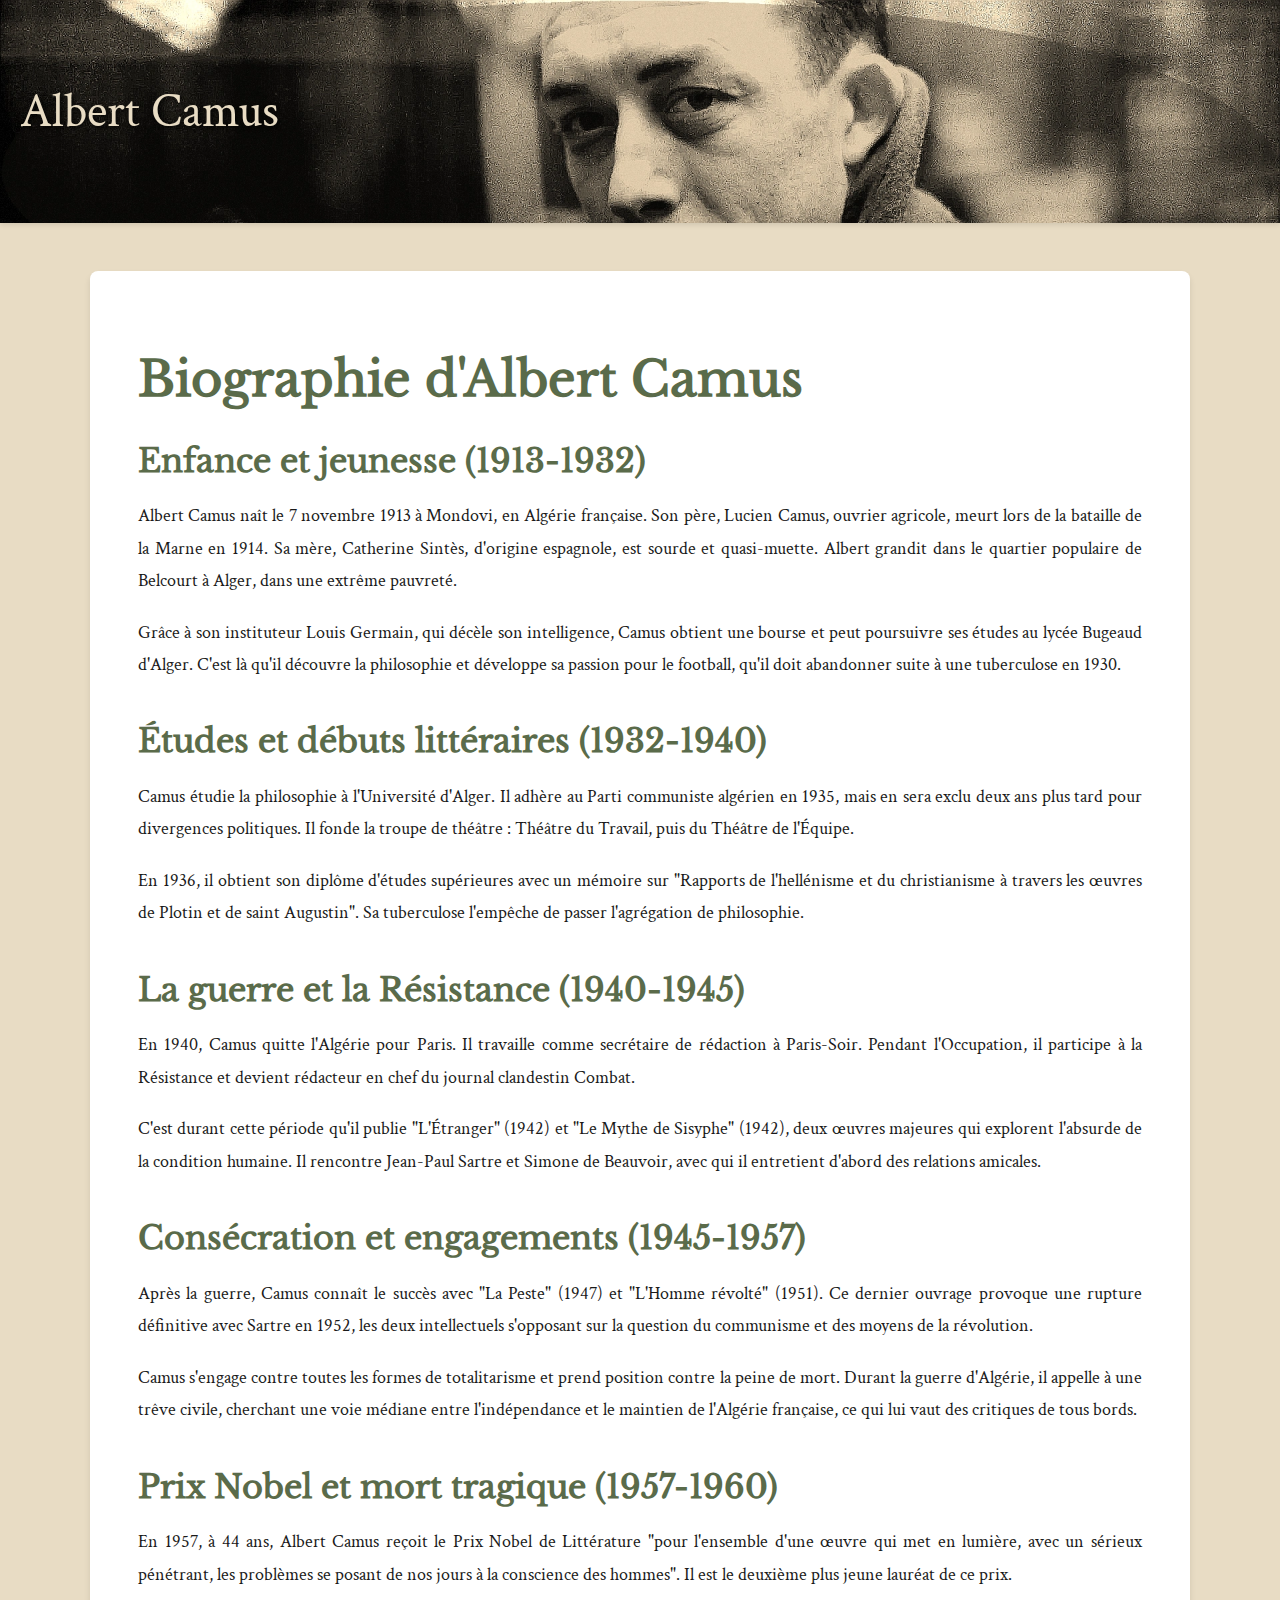
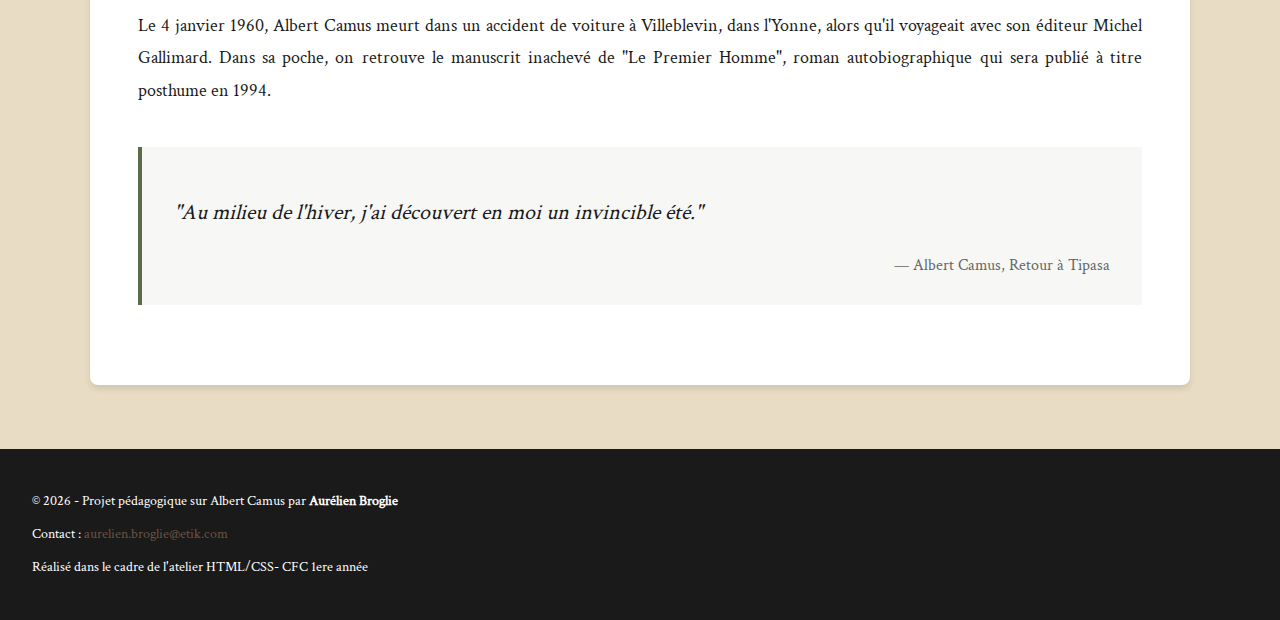
<file: html/index.html>
<!DOCTYPE html>
<html lang="fr">
<head>
    <meta charset="UTF-8">
    <meta name="viewport" content="width=device-width, initial-scale=1.0">
    <title>Albert Camus - Biographie</title>
    <link rel="stylesheet" href="../css/main.css">
</head>
<body class="biographie">

<!-- HEADER : Navigation principale du site -->
<header>
    <nav>
        <!-- Menu burger sera à ajouté  -->
        <div class="nom">Albert Camus</div>
    </nav>
</header>

<!-- MAIN : Contenu principal de la page biographie -->
<main>
    <section class="contenu-biographie">
        <!-- Titre principal de la section -->
        <h1>Biographie d'Albert Camus</h1>

        <!-- Sous-section : Enfance et jeunesse -->
        <article>
            <h2>Enfance et jeunesse (1913-1932)</h2>
            <p>
                Albert Camus naît le 7 novembre 1913 à Mondovi, en Algérie française.
                Son père, Lucien Camus, ouvrier agricole, meurt lors de la bataille de la Marne en 1914.
                Sa mère, Catherine Sintès, d'origine espagnole, est sourde et quasi-muette.
                Albert grandit dans le quartier populaire de Belcourt à Alger, dans une extrême pauvreté.
            </p>
            <p>
                Grâce à son instituteur Louis Germain, qui décèle son intelligence, Camus obtient une bourse
                et peut poursuivre ses études au lycée Bugeaud d'Alger. C'est là qu'il découvre la philosophie
                et développe sa passion pour le football, qu'il doit abandonner suite à une tuberculose en 1930.
            </p>
        </article>

        <!-- Sous-section : Études et débuts littéraires -->
        <article>
            <h2>Études et débuts littéraires (1932-1940)</h2>
            <p>
                Camus étudie la philosophie à l'Université d'Alger. Il adhère au Parti communiste algérien en 1935,
                mais en sera exclu deux ans plus tard pour divergences politiques. Il fonde la troupe de théâtre :
                Théâtre du Travail, puis du Théâtre de l'Équipe.
            </p>
            <p>
                En 1936, il obtient son diplôme d'études supérieures avec un mémoire sur "Rapports de l'hellénisme
                et du christianisme à travers les œuvres de Plotin et de saint Augustin". Sa tuberculose l'empêche
                de passer l'agrégation de philosophie.
            </p>
        </article>

        <!-- Sous-section : La guerre et la Résistance -->
        <article>
            <h2>La guerre et la Résistance (1940-1945)</h2>
            <p>
                En 1940, Camus quitte l'Algérie pour Paris. Il travaille comme secrétaire de rédaction à Paris-Soir.
                Pendant l'Occupation, il participe à la Résistance et devient rédacteur en chef du journal clandestin Combat.
            </p>
            <p>
                C'est durant cette période qu'il publie "L'Étranger" (1942) et "Le Mythe de Sisyphe" (1942),
                deux œuvres majeures qui explorent l'absurde de la condition humaine. Il rencontre Jean-Paul Sartre
                et Simone de Beauvoir, avec qui il entretient d'abord des relations amicales.
            </p>
        </article>

        <!-- Sous-section : Consécration et engagements -->
        <article>
            <h2>Consécration et engagements (1945-1957)</h2>
            <p>
                Après la guerre, Camus connaît le succès avec "La Peste" (1947) et "L'Homme révolté" (1951).
                Ce dernier ouvrage provoque une rupture définitive avec Sartre en 1952, les deux intellectuels
                s'opposant sur la question du communisme et des moyens de la révolution.
            </p>
            <p>
                Camus s'engage contre toutes les formes de totalitarisme et prend position contre la peine de mort.
                Durant la guerre d'Algérie, il appelle à une trêve civile, cherchant une voie médiane entre
                l'indépendance et le maintien de l'Algérie française, ce qui lui vaut des critiques de tous bords.
            </p>
        </article>

        <!-- Sous-section : Prix Nobel et mort tragique -->
        <article>
            <h2>Prix Nobel et mort tragique (1957-1960)</h2>
            <p>
                En 1957, à 44 ans, Albert Camus reçoit le Prix Nobel de Littérature "pour l'ensemble d'une œuvre
                qui met en lumière, avec un sérieux pénétrant, les problèmes se posant de nos jours à la conscience
                des hommes". Il est le deuxième plus jeune lauréat de ce prix.
            </p>
            <p>
                Le 4 janvier 1960, Albert Camus meurt dans un accident de voiture à Villeblevin, dans l'Yonne,
                alors qu'il voyageait avec son éditeur Michel Gallimard. Dans sa poche, on retrouve le manuscrit
                inachevé de "Le Premier Homme", roman autobiographique qui sera publié à titre posthume en 1994.
            </p>
        </article>

        <!-- Citation emblématique -->
        <blockquote>
            <p>"Au milieu de l'hiver, j'ai découvert en moi un invincible été."</p>
            <cite>— Albert Camus, Retour à Tipasa</cite>
        </blockquote>
    </section>
</main>

<!-- FOOTER : Pied de page avec informations légales -->
<footer>
    <p>&copy; 2026 - Projet pédagogique sur Albert Camus par <strong>Aurélien Broglie</strong></p>
    <p>Contact : <a href="mailto:contact@exemple.com">aurelien.broglie@etik.com</a></p>
    <p>Réalisé dans le cadre de l'atelier HTML/CSS- CFC 1ere année</p>
</footer>

</body>
</html>
</file>
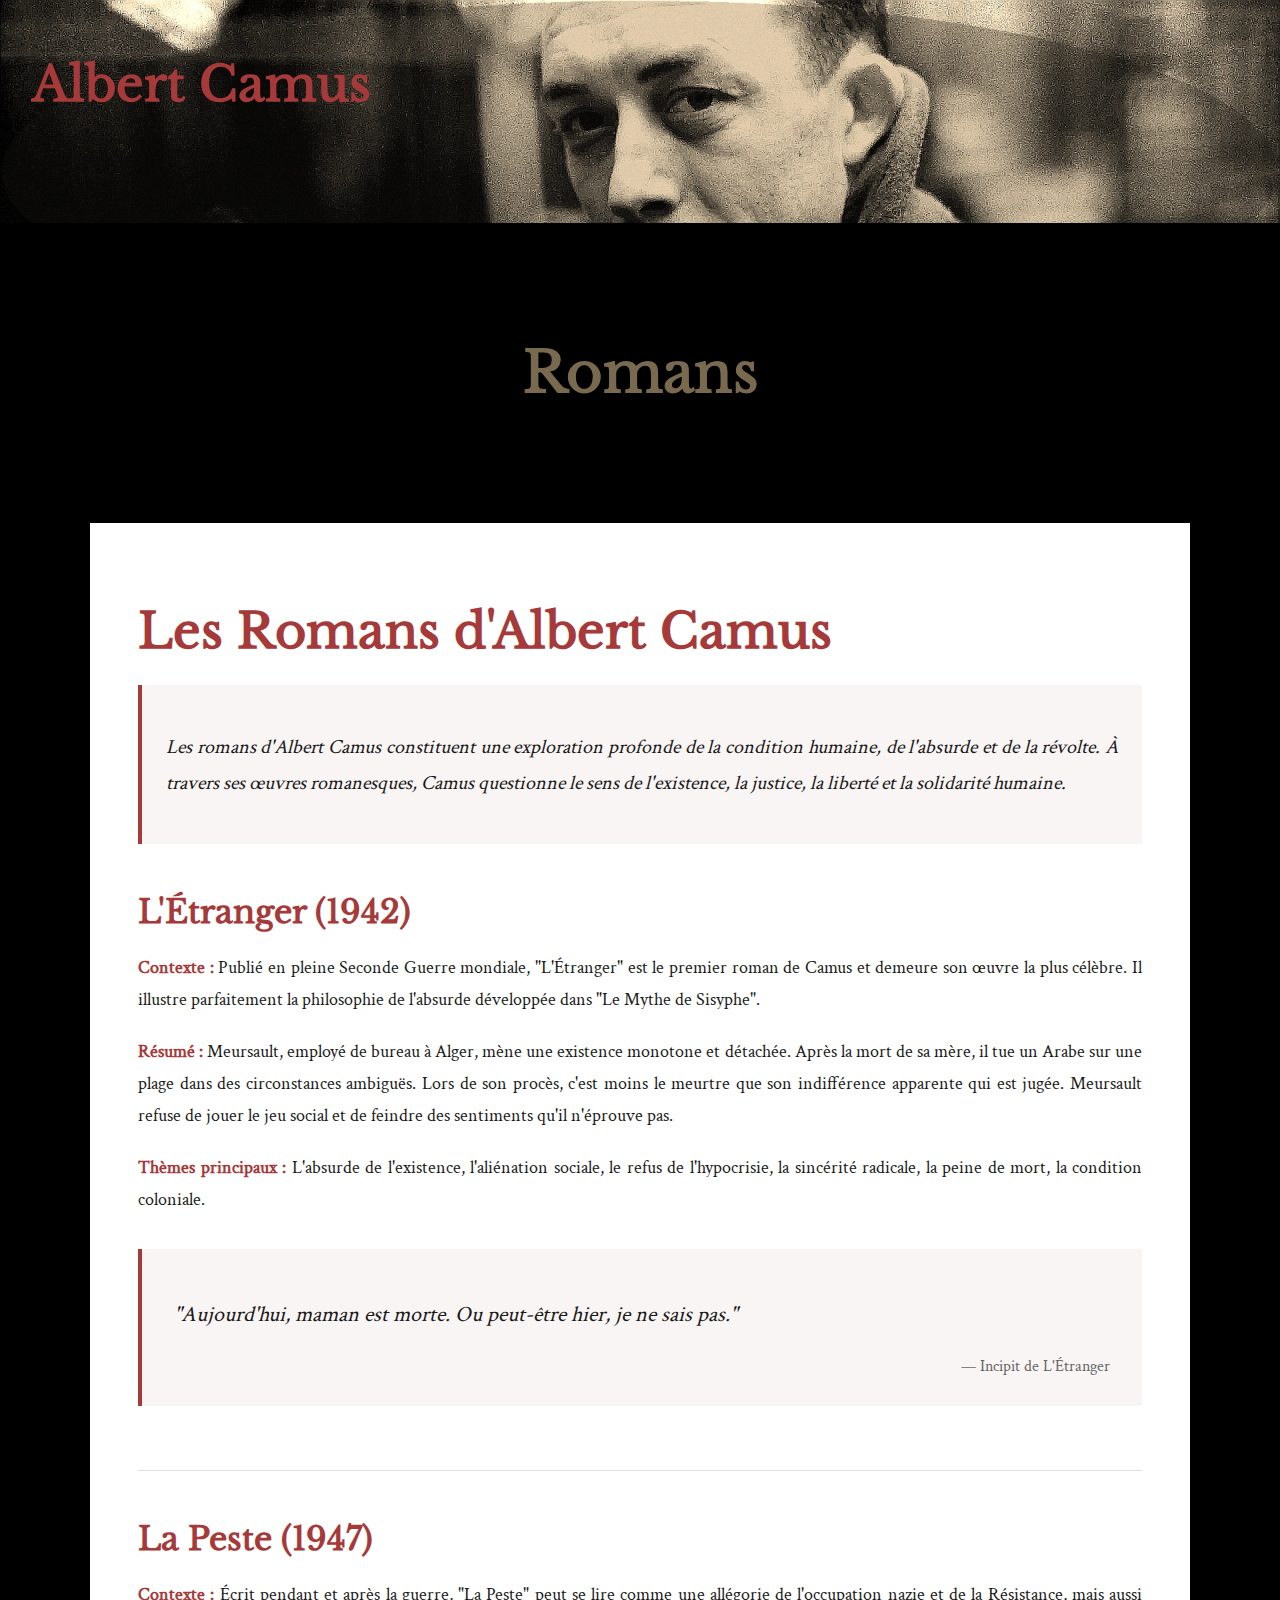
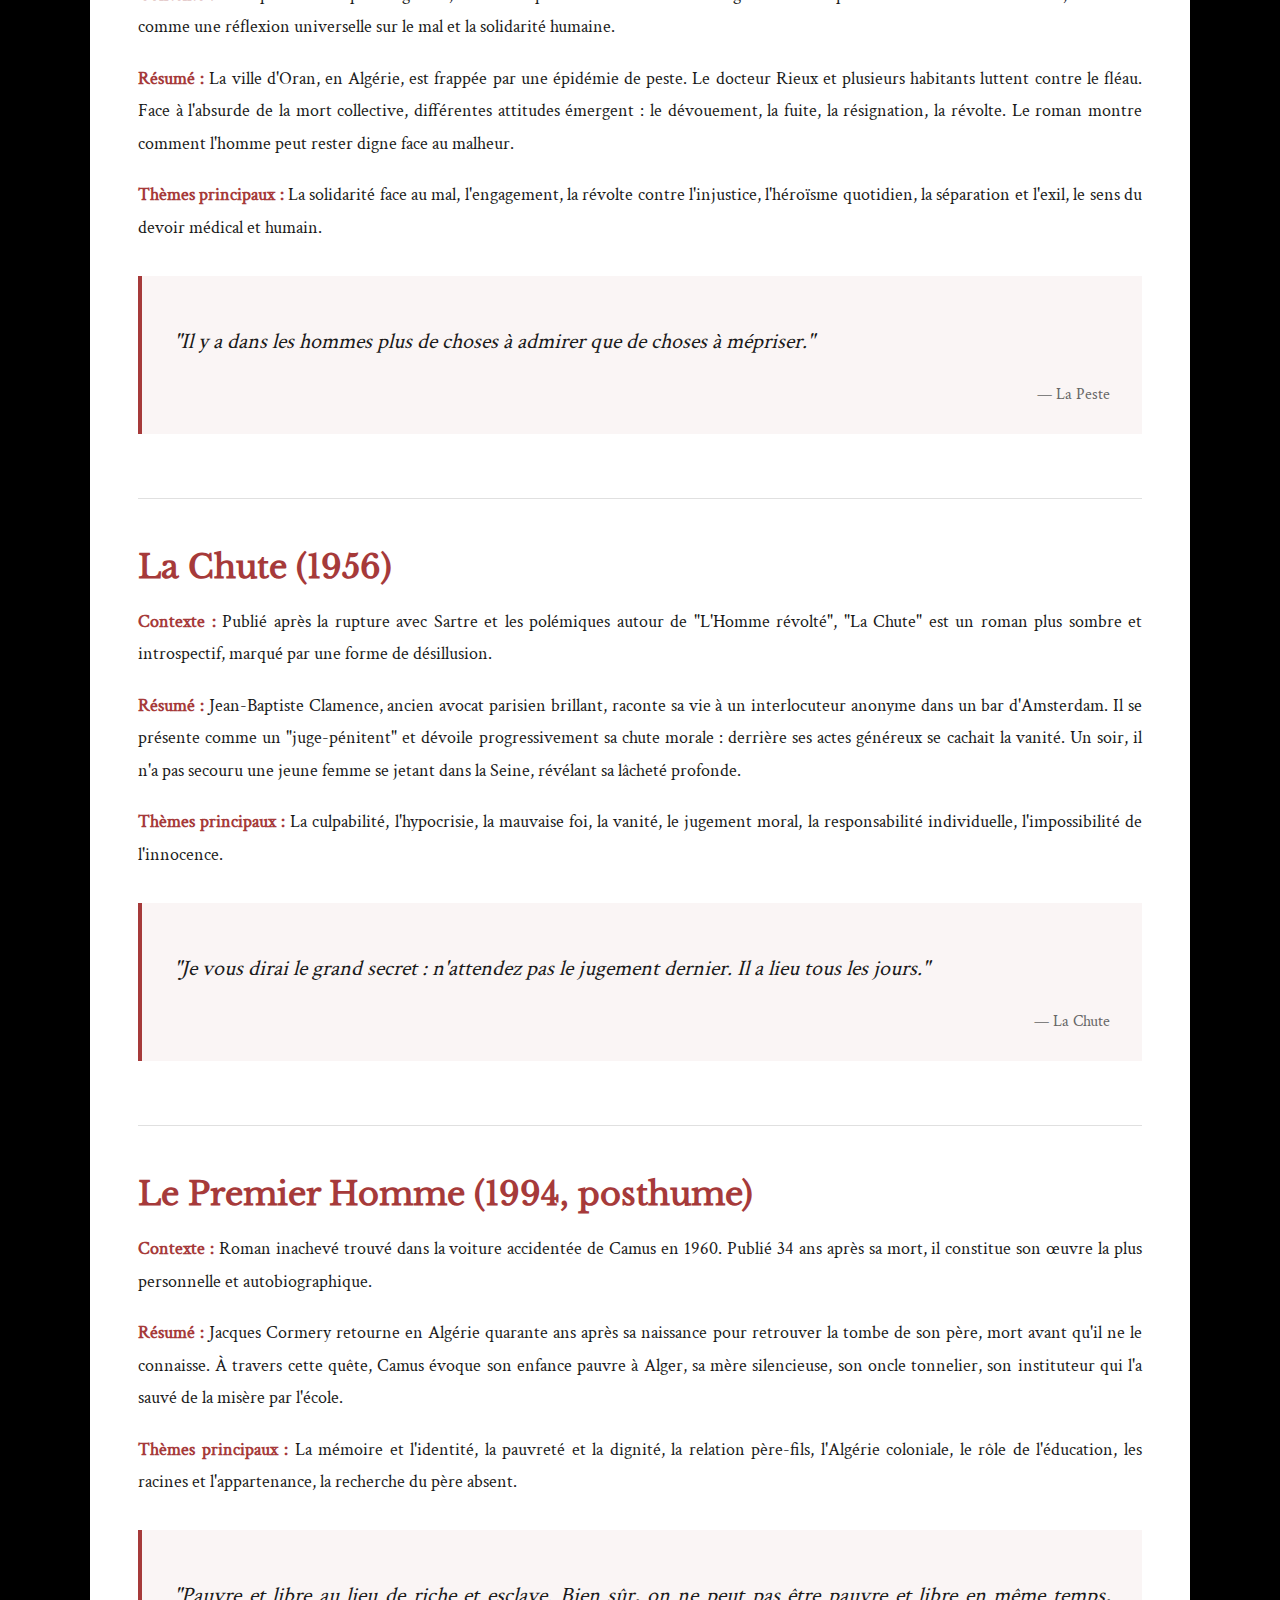
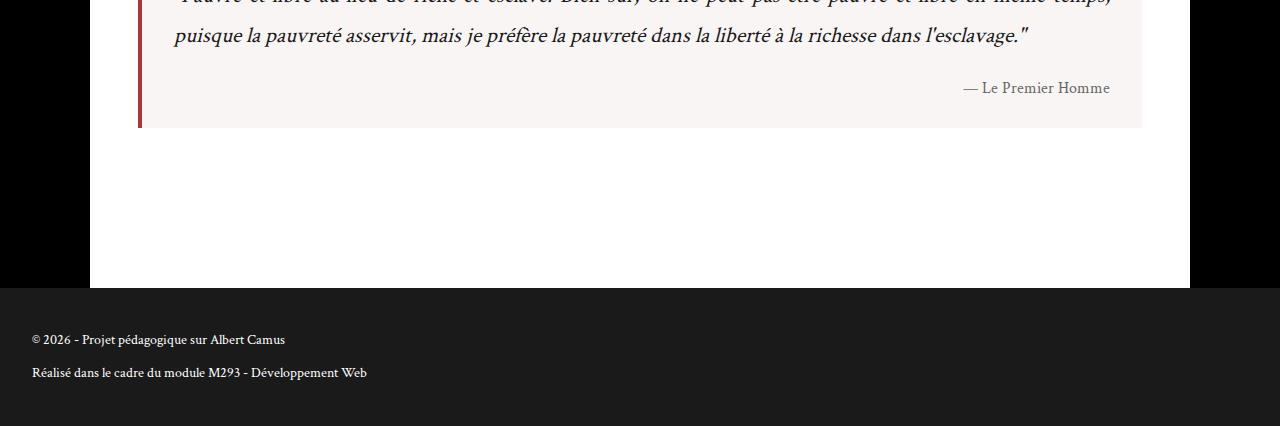
<file: html/romans.html>
<!DOCTYPE html>
<html lang="fr">
<head>
    <meta charset="UTF-8">
    <meta name="viewport" content="width=device-width, initial-scale=1.0">
    <title>Albert Camus - Romans</title>
    <link rel="stylesheet" href="../css/main.css">
</head>
<body class="romans">
    
    <!-- HEADER : Navigation principale du site -->
    <header>
        <nav>
            <!-- Menu burger sera ajouté en partie 5 -->
            <h1>Albert Camus</h1>
        </nav>
    </header>

    <!-- BANNIÈRE CAMUS : Image en sépia ajoutée en partie 2 -->
    <div class="banniere-camus">
        <!-- L'image sera ajoutée ici via CSS en background-image -->
        <div class="overlay-banniere">
            <h2>Romans</h2>
        </div>
    </div>

    <!-- MAIN : Contenu principal de la page romans -->
    <main>
        <section class="contenu-romans">
            <!-- Titre principal de la section -->
            <h1>Les Romans d'Albert Camus</h1>
            
            <!-- Introduction générale -->
            <article class="introduction">
                <p>
                    Les romans d'Albert Camus constituent une exploration profonde de la condition humaine, 
                    de l'absurde et de la révolte. À travers ses œuvres romanesques, Camus questionne 
                    le sens de l'existence, la justice, la liberté et la solidarité humaine.
                </p>
            </article>

            <!-- Roman 1 : L'Étranger -->
            <article class="roman">
                <h2>L'Étranger (1942)</h2>
                <p>
                    <strong>Contexte :</strong> Publié en pleine Seconde Guerre mondiale, "L'Étranger" 
                    est le premier roman de Camus et demeure son œuvre la plus célèbre. Il illustre 
                    parfaitement la philosophie de l'absurde développée dans "Le Mythe de Sisyphe".
                </p>
                <p>
                    <strong>Résumé :</strong> Meursault, employé de bureau à Alger, mène une existence 
                    monotone et détachée. Après la mort de sa mère, il tue un Arabe sur une plage dans 
                    des circonstances ambiguës. Lors de son procès, c'est moins le meurtre que son 
                    indifférence apparente qui est jugée. Meursault refuse de jouer le jeu social et 
                    de feindre des sentiments qu'il n'éprouve pas.
                </p>
                <p>
                    <strong>Thèmes principaux :</strong> L'absurde de l'existence, l'aliénation sociale, 
                    le refus de l'hypocrisie, la sincérité radicale, la peine de mort, la condition coloniale.
                </p>
                <blockquote>
                    <p>"Aujourd'hui, maman est morte. Ou peut-être hier, je ne sais pas."</p>
                    <cite>— Incipit de L'Étranger</cite>
                </blockquote>
            </article>

            <!-- Roman 2 : La Peste -->
            <article class="roman">
                <h2>La Peste (1947)</h2>
                <p>
                    <strong>Contexte :</strong> Écrit pendant et après la guerre, "La Peste" peut se lire 
                    comme une allégorie de l'occupation nazie et de la Résistance, mais aussi comme une 
                    réflexion universelle sur le mal et la solidarité humaine.
                </p>
                <p>
                    <strong>Résumé :</strong> La ville d'Oran, en Algérie, est frappée par une épidémie 
                    de peste. Le docteur Rieux et plusieurs habitants luttent contre le fléau. Face à 
                    l'absurde de la mort collective, différentes attitudes émergent : le dévouement, 
                    la fuite, la résignation, la révolte. Le roman montre comment l'homme peut rester 
                    digne face au malheur.
                </p>
                <p>
                    <strong>Thèmes principaux :</strong> La solidarité face au mal, l'engagement, 
                    la révolte contre l'injustice, l'héroïsme quotidien, la séparation et l'exil, 
                    le sens du devoir médical et humain.
                </p>
                <blockquote>
                    <p>"Il y a dans les hommes plus de choses à admirer que de choses à mépriser."</p>
                    <cite>— La Peste</cite>
                </blockquote>
            </article>

            <!-- Roman 3 : La Chute -->
            <article class="roman">
                <h2>La Chute (1956)</h2>
                <p>
                    <strong>Contexte :</strong> Publié après la rupture avec Sartre et les polémiques 
                    autour de "L'Homme révolté", "La Chute" est un roman plus sombre et introspectif, 
                    marqué par une forme de désillusion.
                </p>
                <p>
                    <strong>Résumé :</strong> Jean-Baptiste Clamence, ancien avocat parisien brillant, 
                    raconte sa vie à un interlocuteur anonyme dans un bar d'Amsterdam. Il se présente 
                    comme un "juge-pénitent" et dévoile progressivement sa chute morale : derrière 
                    ses actes généreux se cachait la vanité. Un soir, il n'a pas secouru une jeune 
                    femme se jetant dans la Seine, révélant sa lâcheté profonde.
                </p>
                <p>
                    <strong>Thèmes principaux :</strong> La culpabilité, l'hypocrisie, la mauvaise foi, 
                    la vanité, le jugement moral, la responsabilité individuelle, l'impossibilité 
                    de l'innocence.
                </p>
                <blockquote>
                    <p>"Je vous dirai le grand secret : n'attendez pas le jugement dernier. Il a lieu tous les jours."</p>
                    <cite>— La Chute</cite>
                </blockquote>
            </article>

            <!-- Roman 4 : Le Premier Homme (posthume) -->
            <article class="roman">
                <h2>Le Premier Homme (1994, posthume)</h2>
                <p>
                    <strong>Contexte :</strong> Roman inachevé trouvé dans la voiture accidentée de Camus 
                    en 1960. Publié 34 ans après sa mort, il constitue son œuvre la plus personnelle 
                    et autobiographique.
                </p>
                <p>
                    <strong>Résumé :</strong> Jacques Cormery retourne en Algérie quarante ans après 
                    sa naissance pour retrouver la tombe de son père, mort avant qu'il ne le connaisse. 
                    À travers cette quête, Camus évoque son enfance pauvre à Alger, sa mère silencieuse, 
                    son oncle tonnelier, son instituteur qui l'a sauvé de la misère par l'école.
                </p>
                <p>
                    <strong>Thèmes principaux :</strong> La mémoire et l'identité, la pauvreté et la dignité, 
                    la relation père-fils, l'Algérie coloniale, le rôle de l'éducation, les racines 
                    et l'appartenance, la recherche du père absent.
                </p>
                <blockquote>
                    <p>"Pauvre et libre au lieu de riche et esclave. Bien sûr, on ne peut pas être pauvre et libre en même temps, puisque la pauvreté asservit, mais je préfère la pauvreté dans la liberté à la richesse dans l'esclavage."</p>
                    <cite>— Le Premier Homme</cite>
                </blockquote>
            </article>

        </section>
    </main>

    <!-- FOOTER : Pied de page avec informations légales -->
    <footer>
        <p>&copy; 2026 - Projet pédagogique sur Albert Camus</p>
        <p>Réalisé dans le cadre du module M293 - Développement Web</p>
    </footer>

</body>
</html>
</file>
<file: css/main.css>
/* ====================================
   Lignes 1 à 120 Règles
   ==================================== */
/* ====================================
   RESET ET CONFIGURATION DE BASE
   ==================================== */

/* Suppression des marges et paddings par défaut */
html, body {
    margin: 0 !important;
    padding: 0 !important;
    width: 100%;
}

/* ====================================
   POLICES
   ==================================== */


/* libre-baskerville-regular - latin--Titre */
@font-face {
    font-display: swap; /* Check https://developer.mozilla.org/en-US/docs/Web/CSS/@font-face/font-display for other options. */
    font-family: 'Libre Baskerville';
    font-style: normal;
    font-weight: 400;
    src: url('../fonts/libre-baskerville-v24-latin-regular.woff2') format('woff2'); /* Chrome 36+, Opera 23+, Firefox 39+, Safari 12+, iOS 10+ */
}


/* crimson-text-regular - latin--Texte */
@font-face {
    font-display: swap; /* Check https://developer.mozilla.org/en-US/docs/Web/CSS/@font-face/font-display for other options. */
    font-family: 'Crimson Text';
    font-style: normal;
    font-weight: 400;
    src: url('../fonts/crimson-text-v19-latin-regular.woff2') format('woff2'); /* Chrome 36+, Opera 23+, Firefox 39+, Safari 12+, iOS 10+ */
}

/* ====================================
   COULEURS DES SECTIONS
   ==================================== */

:root {
    /* Couleurs principales par section */
    --rouge-romans: #A63A3A;        /* Romans */
    --bleu-essais: #2C5F7C;         /* Essais */
    --brun-theatre: #6B5344;        /* Théâtre */
    --olive-biographie: #5A6B4A;    /* Biographie */
    --beige-fond: #E8DCC4;          /* Fond général */

    /* Couleurs neutres */
    --noir-texte: #1a1a1a;
    --gris-clair: #f5f5f5;
    --blanc: #ffffff;
}

/* ====================================
   TYPOGRAPHIE GÉNÉRALE
   ==================================== */

body {
    font-family: 'Crimson Text', sans-serif;
    font-size: 18px;           /* Taille de base : 18px */
    line-height: 1.8;          /* Interligne confortable pour la lecture */
    color: var(--noir-texte);
    background-color: var(--beige-fond);
}

/* Titres principaux (H1) */
h1 {
    font-family: 'Libre Baskerville', sans-serif;
    font-size: 48px;           /* Taille H1 : 48px */
    font-weight: 700;
    margin-bottom: 1.5rem;
    line-height: 1.2;
}

/* Titres secondaires (H2) */
h2 {
    font-family: 'Libre Baskerville', sans-serif;
    font-size: 32px;           /* Taille H2 : 32px */
    font-weight: 700;
    margin-top: 2rem;
    margin-bottom: 1rem;
    line-height: 1.3;
}

/* Titres tertiaires (H3) - pour usage futur */
h3 {
    font-family: 'Crimson Text', sans-serif;
    font-size: 24px;           /* Taille H3 : 24px */
    font-weight: 700;
    margin-top: 1.5rem;
    margin-bottom: 0.75rem;
}

/* Paragraphes */
p {
    margin-bottom: 1.2rem;
    text-align: justify;       /* Justification pour un aspect littéraire */
}

/* Citations (blockquote) */
blockquote {
    font-style: italic;
    font-size: 22px;
    margin: 2rem 0;
    padding: 1.5rem 2rem;
    border-left: 4px solid var(--olive-biographie);
    background-color: rgba(90, 107, 74, 0.05);
}

blockquote cite {
    display: block;
    margin-top: 1rem;
    font-size: 16px;
    font-style: normal;
    text-align: right;
    color: #666;
}

/* ====================================
   HEADER : EN-TÊTE DU SITE
   ==================================== */



header {
    background-image: url("../Img/bandeau_sépia.webp");
    background-size: cover;
    padding: 1.5rem 2rem;
    box-shadow: 0 2px 5px rgba(0,0,0,0.1);
    position: sticky; /* Header fixe en haut lors du scroll */
    top: 0;
    z-index: 1000;
    height: 175px; /* Laisse l'image définir la hauteur */
}

    /* Le nom Albert Camus sur l'image */
    .nom {
        position: absolute;
        top: 50%;
        left: 20px;
        transform: translateY(-50%);
        margin: 0;
        color: #E8DCC4 ;
        font-size: 3rem;
        text-shadow: 2px 2px 4px rgba(0, 0, 0, 0.8);
    }


/* ====================================
   MAIN : CONTENU PRINCIPAL
   ==================================== */

main {
    max-width: 1100px;         /* Limitation de la largeur du contenu */
    margin: 3rem auto;         /* Centrage horizontal */
    padding: 0 2rem;
}

/* Section biographie */
.contenu-biographie {
    background-color: var(--blanc);
    padding: 3rem;
    border-radius: 8px;
    box-shadow: 0 4px 6px rgba(0,0,0,0.1);
}

/* Articles dans la biographie */
article {
    margin-bottom: 2.5rem;
}

/* ====================================
   FOOTER : PIED DE PAGE
   ==================================== */

footer {
    background-color: var(--noir-texte);
    color: var(--blanc);
    text-align: center;
    padding: 2rem;
    margin-top: 4rem;
    font-size: 14px;
}

footer p {
    margin: 0.5rem 0;
}

/* ====================================
   COULEUR SPÉCIFIQUE : PAGE BIOGRAPHIE
   ==================================== */

/* Application de la couleur olive pour la page biographie */
body.biographie h1 {
    color: var(--olive-biographie);
}

body.biographie h2 {
    color: var(--olive-biographie);
}

/* ====================================
   PARTIE 2 : PAGE ROMANS
   ==================================== */

/* BANNIÈRE CAMUS : Image en haut de la page romans */
.banniere-camus {
    width: 100%;
    height: 300px;
    background-image: bandeau_sépia.webp;
    background-size: cover;
    background-position: center;
    background-repeat: no-repeat;
    position: relative;

    /* Filtre sépia appliqué à l'image */
    filter: sepia(100%) contrast(1.1);
}

/* Overlay sombre sur la bannière pour améliorer la lisibilité du texte */
.overlay-banniere {
    width: 100%;
    height: 100%;
    background-color: rgba(0, 0, 0, 0.3);
    display: flex;
    align-items: center;
    justify-content: center;
}

/* Titre dans la bannière */
.overlay-banniere h2 {
    color: var(--blanc);
    font-size: 56px;
    font-family: 'Libre Baskerville', serif;
    text-shadow: 2px 2px 4px rgba(0, 0, 0, 0.7);
    margin: 0;
}

/* BODY ROMANS : Marges noires de chaque côté */
body.romans {
    background-color: #000000;  /* Fond noir pour créer les marges noires */
}

/* MAIN ROMANS : Limitation à 1100px avec fond blanc central */
body.romans main {
    max-width: 1100px;              /* Limitation de largeur à 1100px */
    margin: 0 auto;                 /* Centrage horizontal - crée les marges noires */
    padding: 0;                     /* Pas de padding horizontal pour rester à 1100px exact */
    background-color: var(--blanc); /* Fond blanc pour le contenu */
}

/* Contenu de la section romans */
.contenu-romans {
    background-color: var(--blanc);
    padding: 3rem;                  /* Padding interne pour le contenu */
}

/* Introduction de la page romans */
.introduction {
    font-size: 20px;
    font-style: italic;
    margin-bottom: 3rem;
    padding: 1.5rem;
    background-color: rgba(166, 58, 58, 0.05); /* Fond rouge très léger */
    border-left: 4px solid var(--rouge-romans);
}

/* Chaque roman dans la page */
.roman {
    margin-bottom: 3rem;
    padding-bottom: 2rem;
    border-bottom: 1px solid #e0e0e0;
}

.roman:last-child {
    border-bottom: none;        /* Pas de bordure pour le dernier roman */
}

/* Titres des romans en rouge */
body.romans h1 {
    color: var(--rouge-romans);
}

body.romans h2 {
    color: var(--rouge-romans);
}

/* Texte en gras dans les romans (strong) */
.roman strong {
    color: var(--rouge-romans);
    font-weight: 700;
}

/* Citations dans la page romans */
body.romans blockquote {
    border-left-color: var(--rouge-romans);
    background-color: rgba(166, 58, 58, 0.05);
}

/* FOOTER ROMANS : Adaptation pour le fond noir */
body.romans footer {
    background-color: var(--noir-texte);
    margin: 0;                  /* Pas de marge pour coller aux bords */
}

/* Styling des liens email */
a[href^="mailto:"] {
    color: #6B5344;
    text-decoration: none;
    transition: color 0.3s ease;
}

a[href^="mailto:"]:hover {
    color: #2C5F7C;
    text-decoration: underline;
}

a[href^="mailto:"]:visited {
    color: #6B5344;
}
</file>
